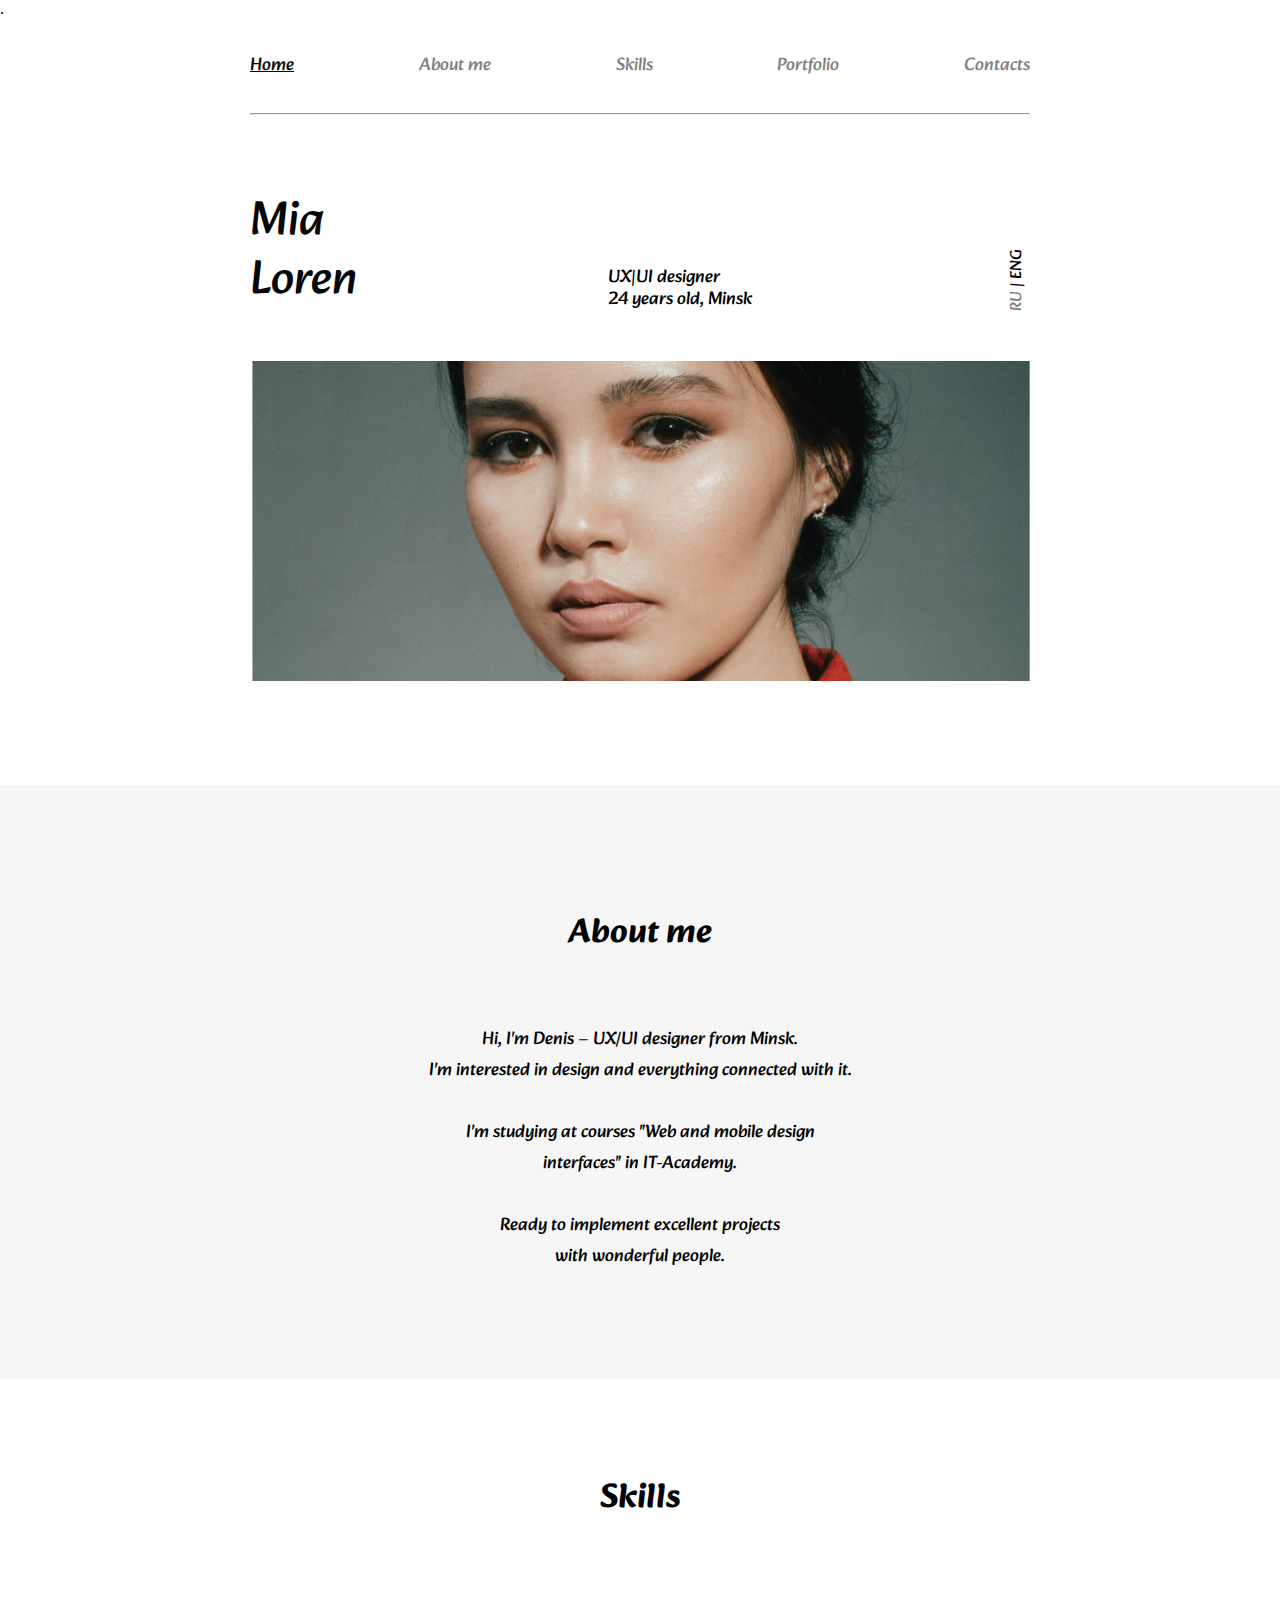
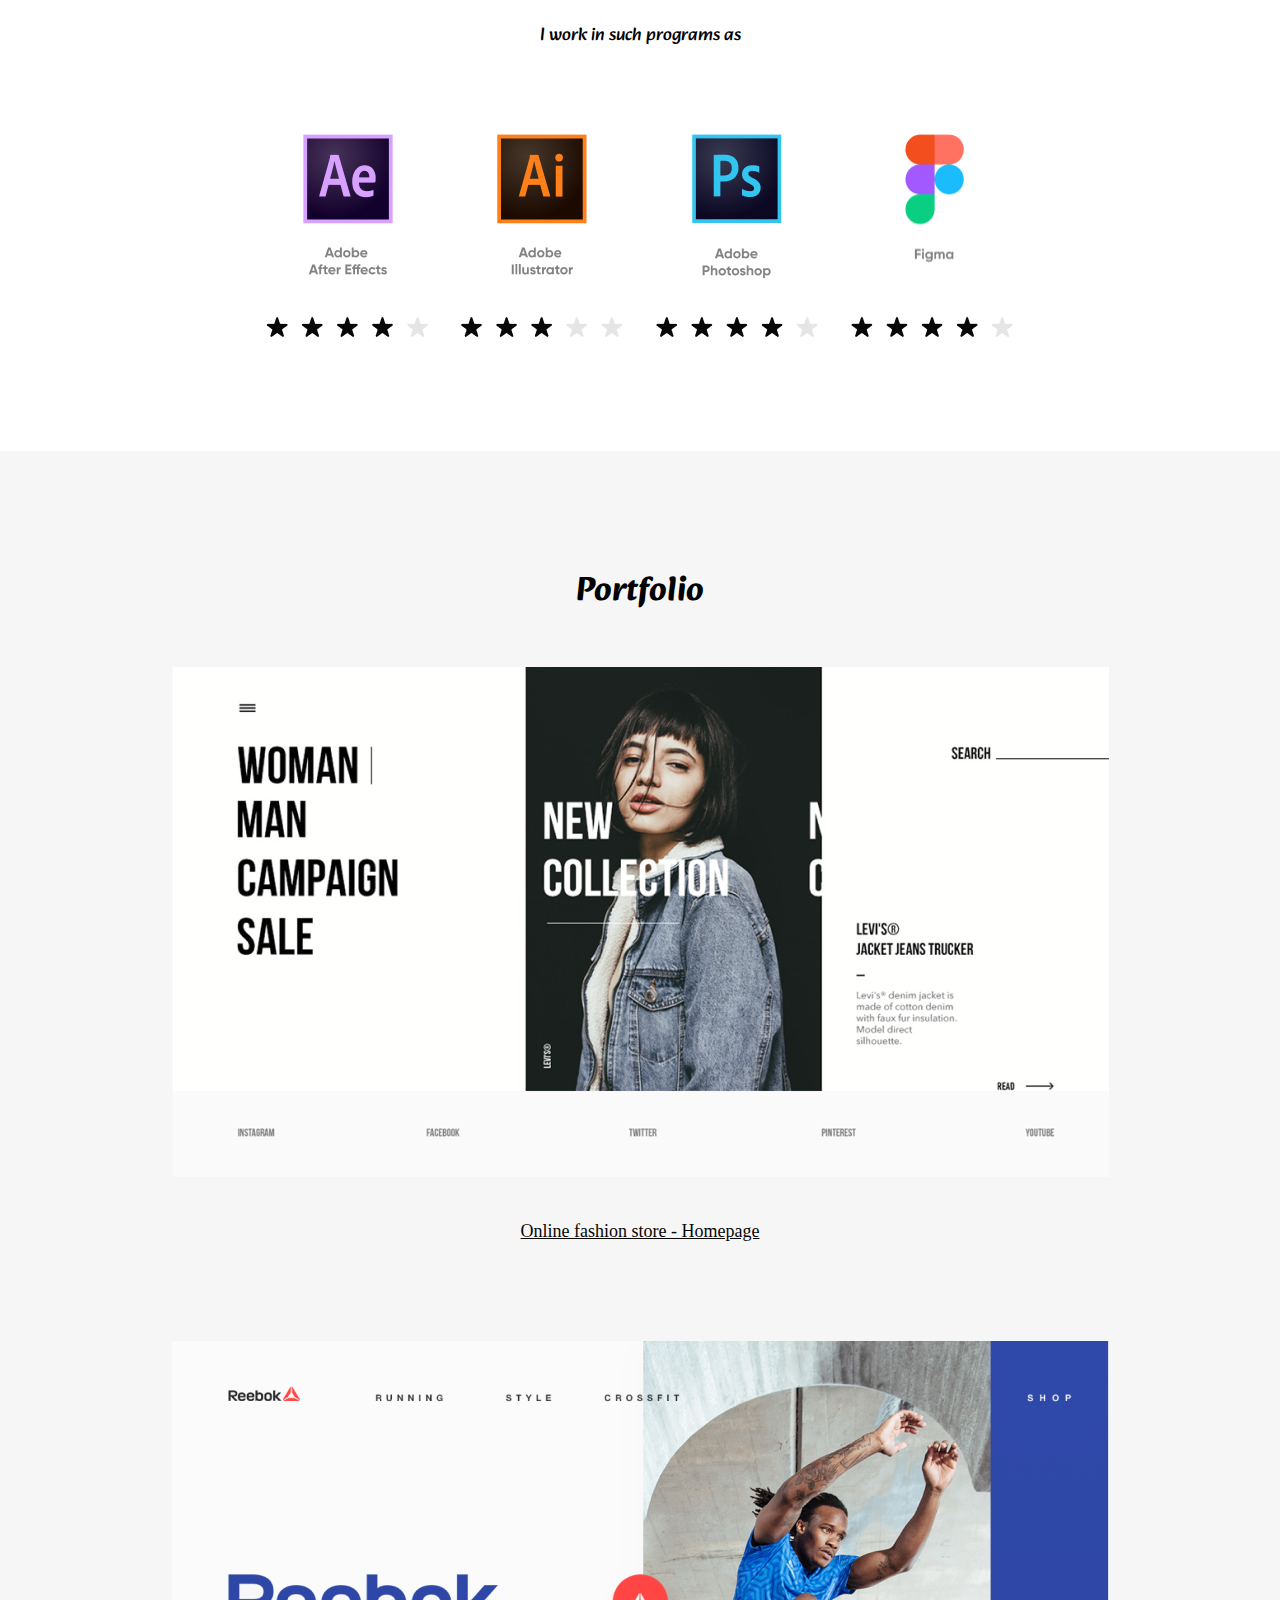
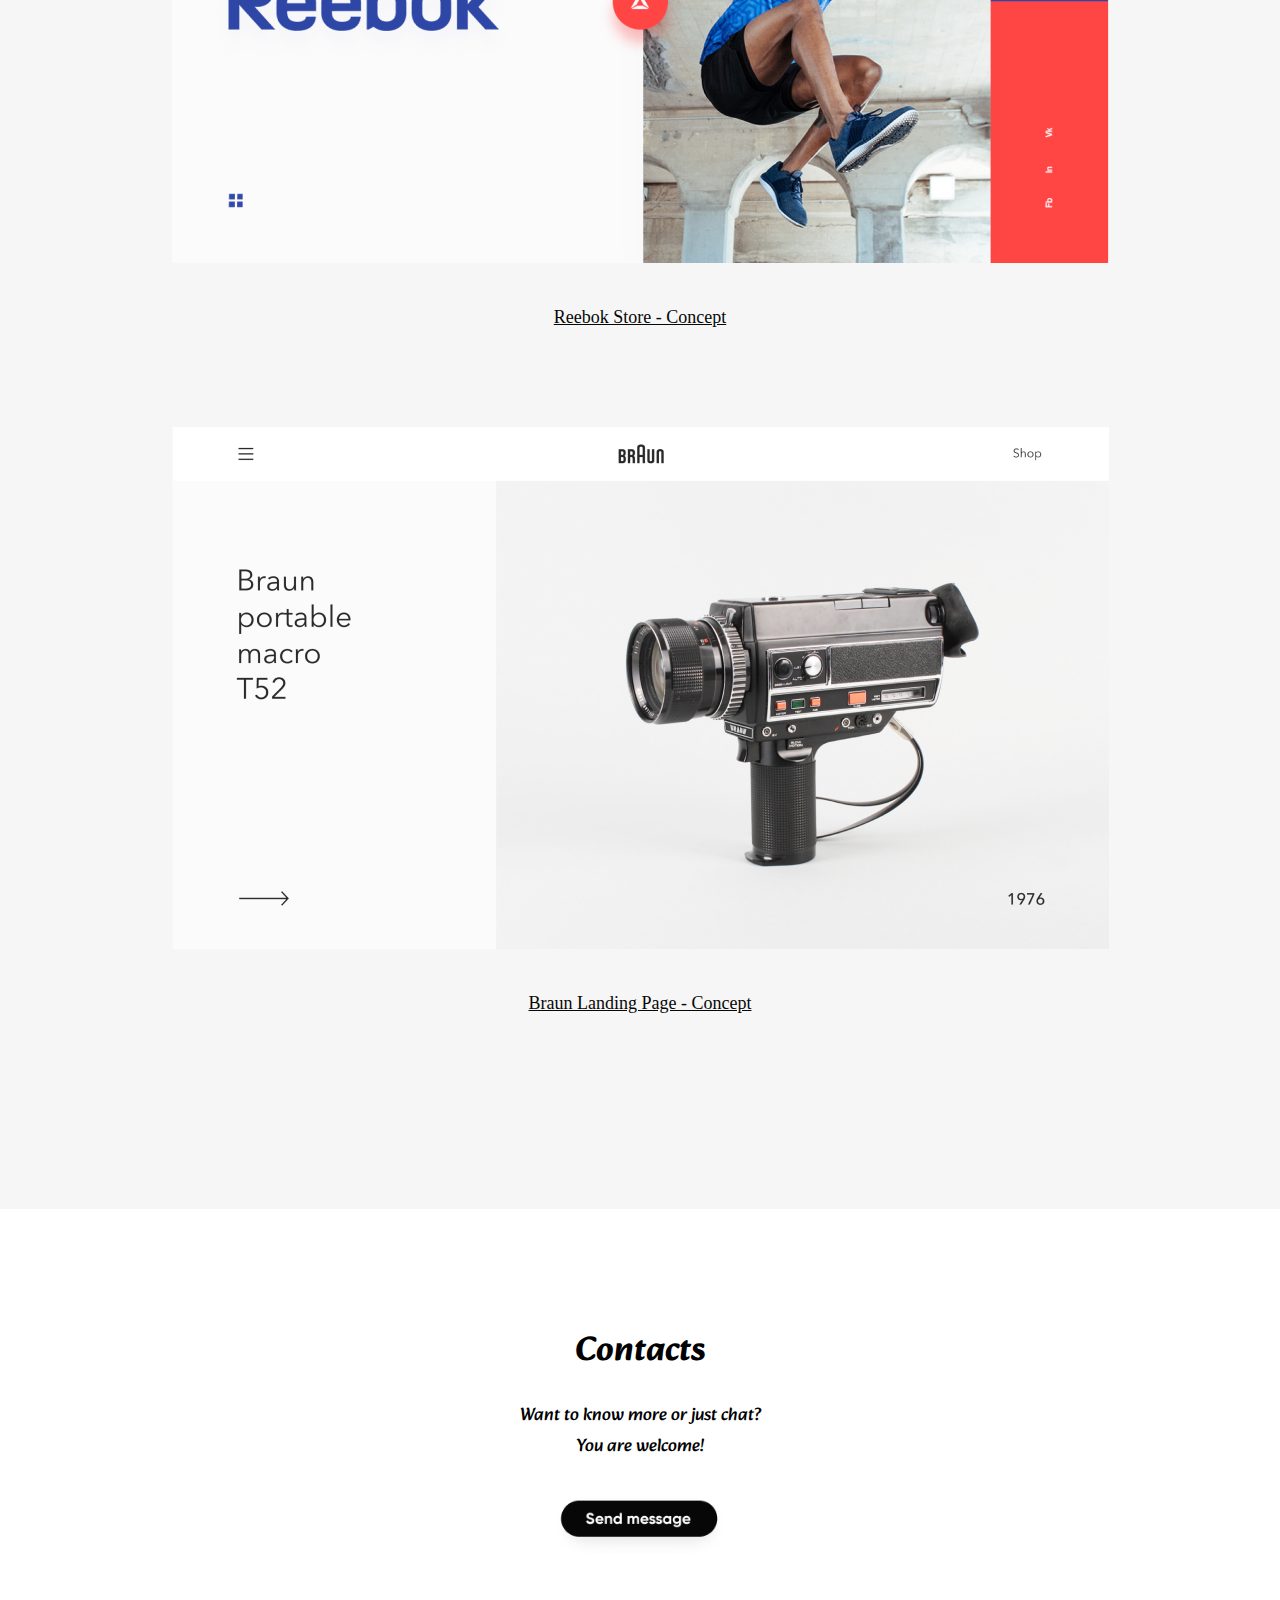
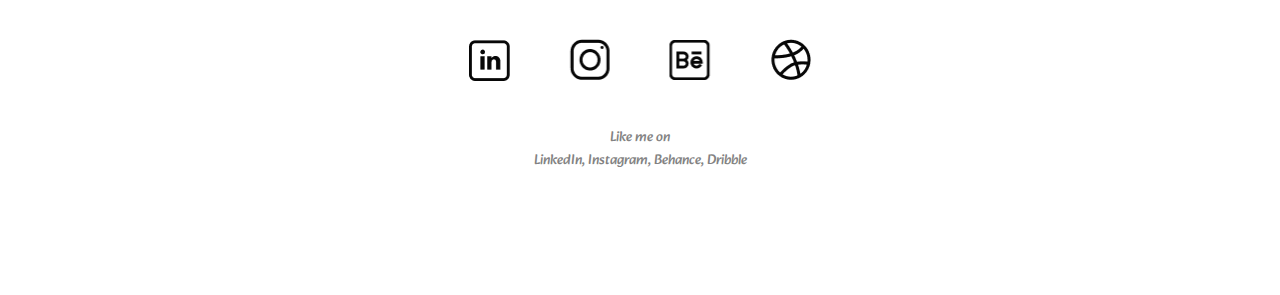
<file: Finally_Project/index.html>
<!DOCTYPE html>
<html lang="en">
  <head>
    <meta charset="UTF-8" />
    <title>Document</title>
    <link rel="stylesheet" href="styles.css" />
  </head>
  <body>
    .
    <header>
      <div class="wraper_two_color">
        <nav>
          <a class="home" href="#">Home</a>
          <a class="home_2" href="#">About me</a>
          <a class="home_2" href="#">Skills</a>
          <a class="home_2" href="#">Portfolio</a>
          <a class="home_2" href="#">Contacts</a>
        </nav>
        <hr />
      </div>
    </header>

    <main>
      <div class="wraper_two_color">
        <div class="container-1">
          <div class="contanier name">
            <div class="name">
              Mia<br />
              Loren
            </div>
          </div>
          <div class="container about">
            <div class="about">
              UX|UI designer <br />
              24 years old, Minsk
            </div>
          </div>
          <div class="container language">
            <div class="language"><span class="ru">RU</span> | ENG</div>
          </div>
        </div>
      </div>
      <div class="wraper_two_color">
        <div class="container-2">
          <img class="main_photo" src="img\BSPP2266.png" alt="main_photo" />
        </div>
      </div>
      <div class="wraper_one_color">
        <div class="container-3">
          <div class="text_3">
            <h3>About me</h3>
            <br /><br />
            Hi, I'm Denis – UX/UI designer from Minsk.<br />
            I'm interested in design and everything connected with it.<br /><br />

            I'm studying at courses "Web and mobile design <br />
            interfaces" in IT-Academy.<br /><br />

            Ready to implement excellent projects<br />
            with wonderful people.
          </div>
        </div>
      </div>
      <div class="wraper_two_color">
        <div class="container-4">
          <div class="text_4">
            <h3>Skills</h3>
            <br /><br /><br />I work in such programs as
          </div>
        </div>
        <div class="skills_photo">
          <img src="img\Group 6.png" alt="after_effects" />
          <img src="img\Group 6(1).png" alt="illustrator" />
          <img src="img\Group 6(2).png" alt="photoshop" />
          <img src="img\Group 7.png" alt="figma" />
        </div>
      </div>
      <div class="wraper_one_color">
        <div class="container-5">
          <h3 class="portfolio_h3">Portfolio</h3>
          <img src="img\Слой 8.png" alt="portfolio_1" />
          <a class="down_photo" href="">Online fashion store - Homepage</a>
          <img src="img\reebok_web.png" alt="portfolio_2" />
          <a class="down_photo" href="">Reebok Store - Concept</a>
          <img src="img\reebok_web(1).png" alt="portfolio_3" />
          <a class="down_photo" href="">Braun Landing Page - Concept</a>
        </div>
      </div>
    </main>
    <footer>
      <div class="wraper_two_color">
        <div class="container-6">
          <h3>Contacts</h3>
          <div class="text_6">
            Want to know more or just chat?<br />
            You are welcome!
          </div>
          <img class="button" src="img\Group 11.png" alt="button" />
          <img
            class="social_network"
            src="img\Group 12.png"
            alt="social_network"
          />
          <div class="text_7">
            Like me on<br />
            LinkedIn, Instagram, Behance, Dribble
          </div>
        </div>
      </div>
    </footer>
  </body>
</html>
</file>
<file: Finally_Project/styles.css>
@import url("https://fonts.googleapis.com/css2?family=Alkatra&display=swap");

* {
  margin: 0px;
  padding: 0px;
}

/* body {
  max-width: 1445px;

  padding-left: 250px;
  padding-right: 250px;
} */

hr {
  color: #828282;
}

.home {
  color: #070707;
}

.home_2 {
  text-decoration: none;
  color: #828282;
}

nav {
  display: flex;
  justify-content: space-between;
  padding-top: 32px;
  padding-bottom: 32px;
  font-family: "Alkatra", cursive;
  font-size: 18px;
}

.container-1 {
  max-width: 1445px;

  display: flex;
  justify-content: space-between;
  align-items: end;
}

.name {
  padding-top: 39px;
  font-size: 47px;
  font-family: "Alkatra", cursive;
  color: #070707;
  line-height: 59px;
}

.about {
  font-family: "Alkatra", cursive;
  font-size: 18px;
  line-height: 22px;
}

.language {
  writing-mode: sideways-lr; /* задаем вертикальное направление */
  font-size: 16px;
  font-family: "Alkatra", cursive;
  color: #070707;
}

.ru {
  color: #828282;
}

.container-2 {
  display: flex;
  max-width: 1445px;
  justify-content: center;
  padding-top: 50px;
  padding-bottom: 104px;
}

.main_photo {
  width: 100%;
}

.container-3 {
  display: flex;
  padding-top: 120px;
  padding-bottom: 107px;
  max-width: 1445px;
  max-height: 506px;

  justify-content: center;
  background-color: #f6f6f6;
}

.text_3 {
  text-align: center;
  font-size: 18px;
  font-family: "Alkatra", cursive;
}

h3 {
  font-size: 34px;
  font-family: "Alkatra", cursive;
  text-align: center;
}

.container-4 {
  display: flex;
  padding-top: 91px;
  justify-content: center;
}

.text_4 {
  text-align: center;
  font-size: 18px;
  font-family: "Alkatra", cursive;
}

.skills_photo {
  display: flex;
  padding-top: 83px;
  padding-bottom: 110px;
  justify-content: space-around;
}
.portfolio_h3 {
  padding-bottom: 47px;
}
.down_photo {
  font-size: 18px;
  color: #070707;
  padding-top: 44px;
  padding-bottom: 99px;
}

.wraper_one_color {
  max-width: 1445px;
  padding-left: 250px;
  padding-right: 250px;
  background-color: #f6f6f6;
}
.wraper_two_color {
  max-width: 1445px;
  padding-left: 250px;
  padding-right: 250px;
}
.container-5 {
  display: flex;
  padding-top: 112px;
  padding-bottom: 96px;
  flex-direction: column;
  align-items: center;
  background-color: #f6f6f6;
}
.button {
  padding-top: 30px;
  width: 180px;
}
.social_network {
  padding-top: 80px;
  width: 342px;
}
.container-6 {
  display: flex;
  padding-top: 114px;
  flex-direction: column;

  align-items: center;
}
.text_6 {
  padding-top: 20px;
  font-size: 18px;
  text-align: center;
  font-family: "Alkatra", cursive;
}

.text_7 {
  color: #828282;
  font-size: 14px;
  padding-top: 45px;
  padding-bottom: 123px;
  text-align: center;
  font-family: "Alkatra", cursive;
}
</file>
